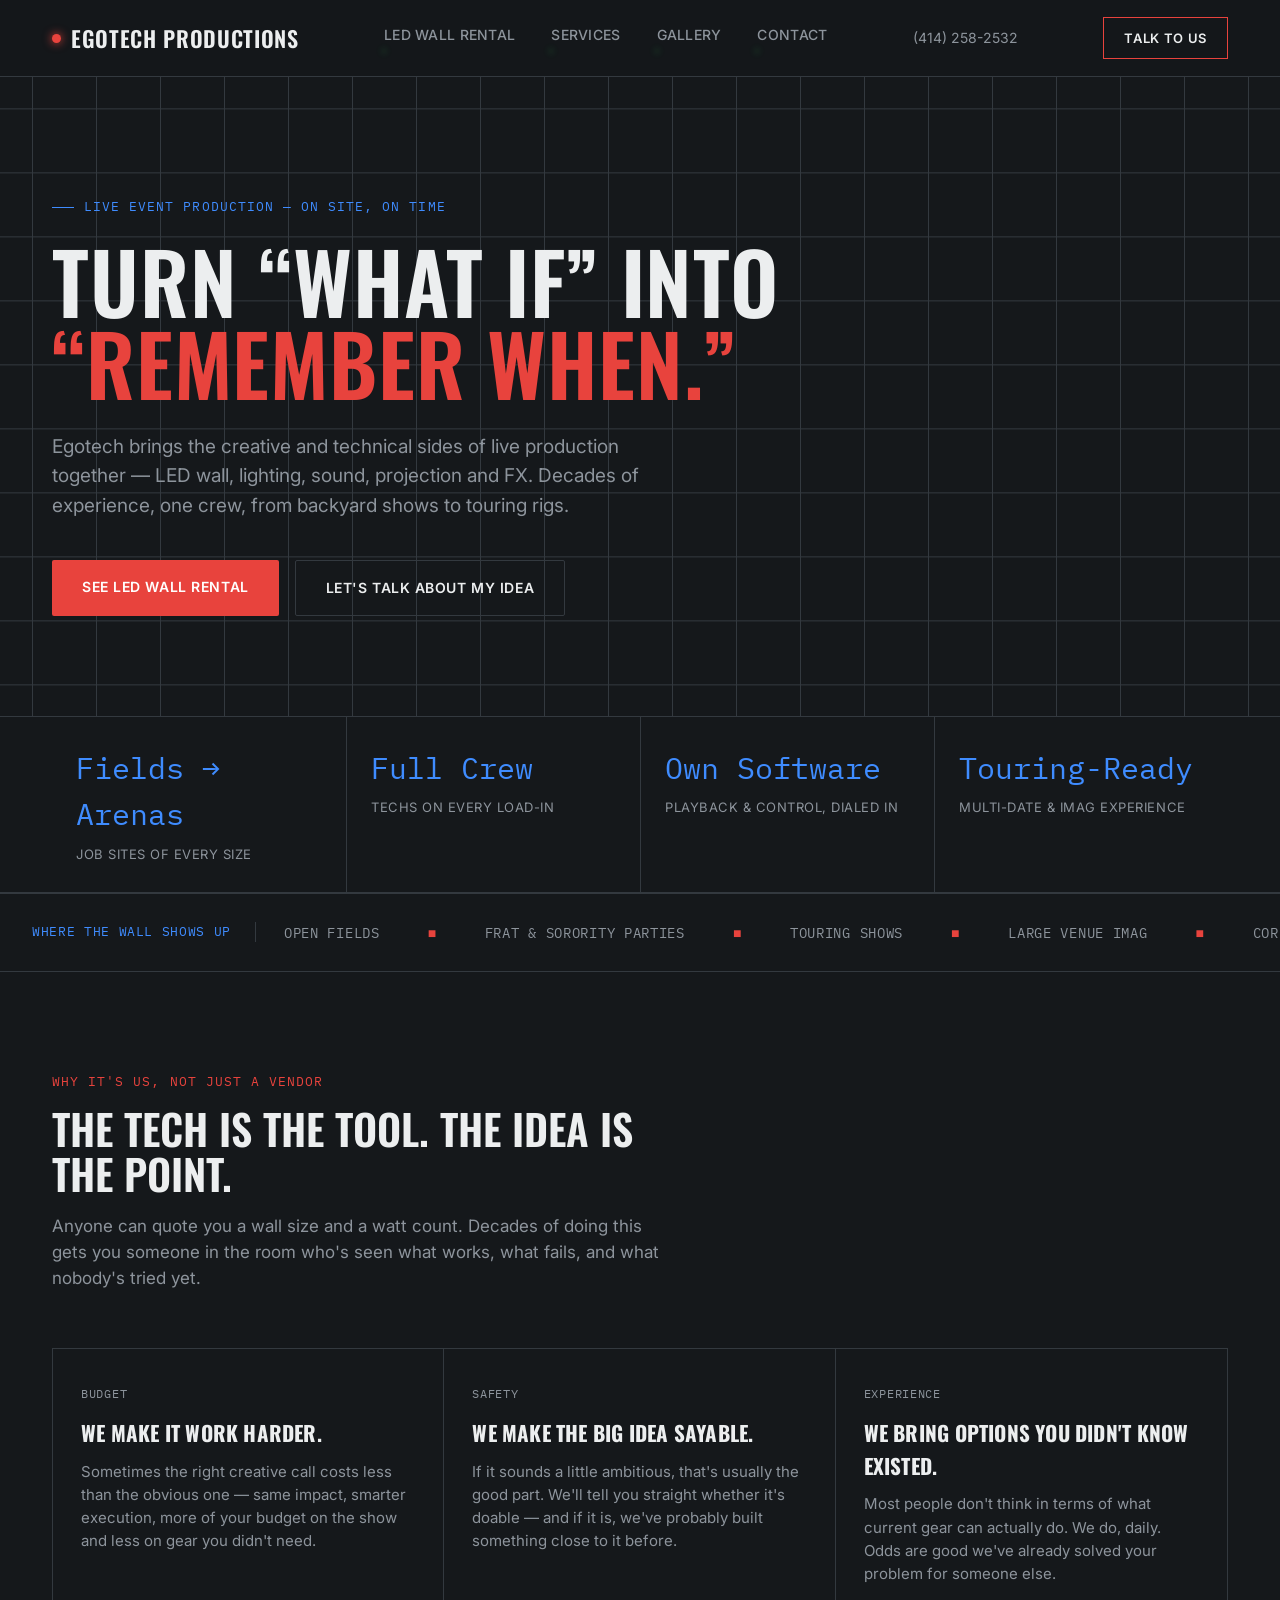
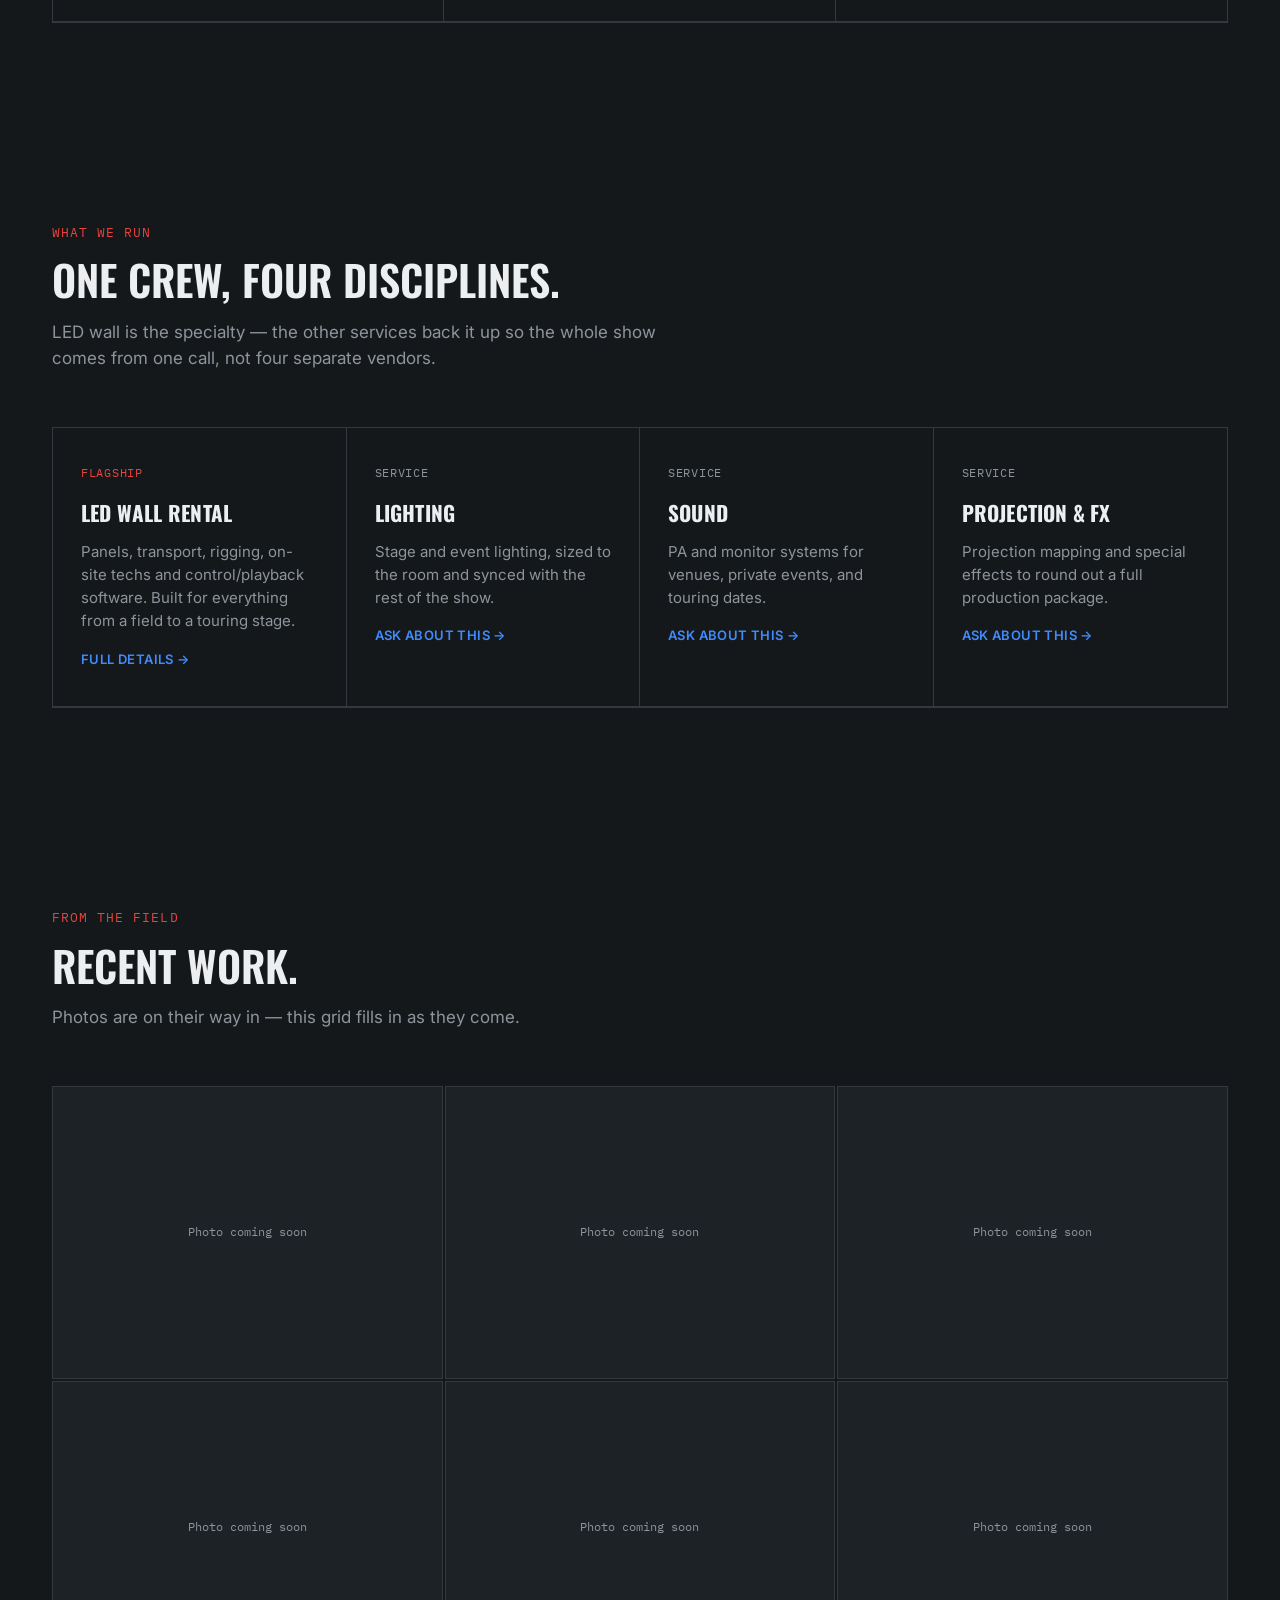
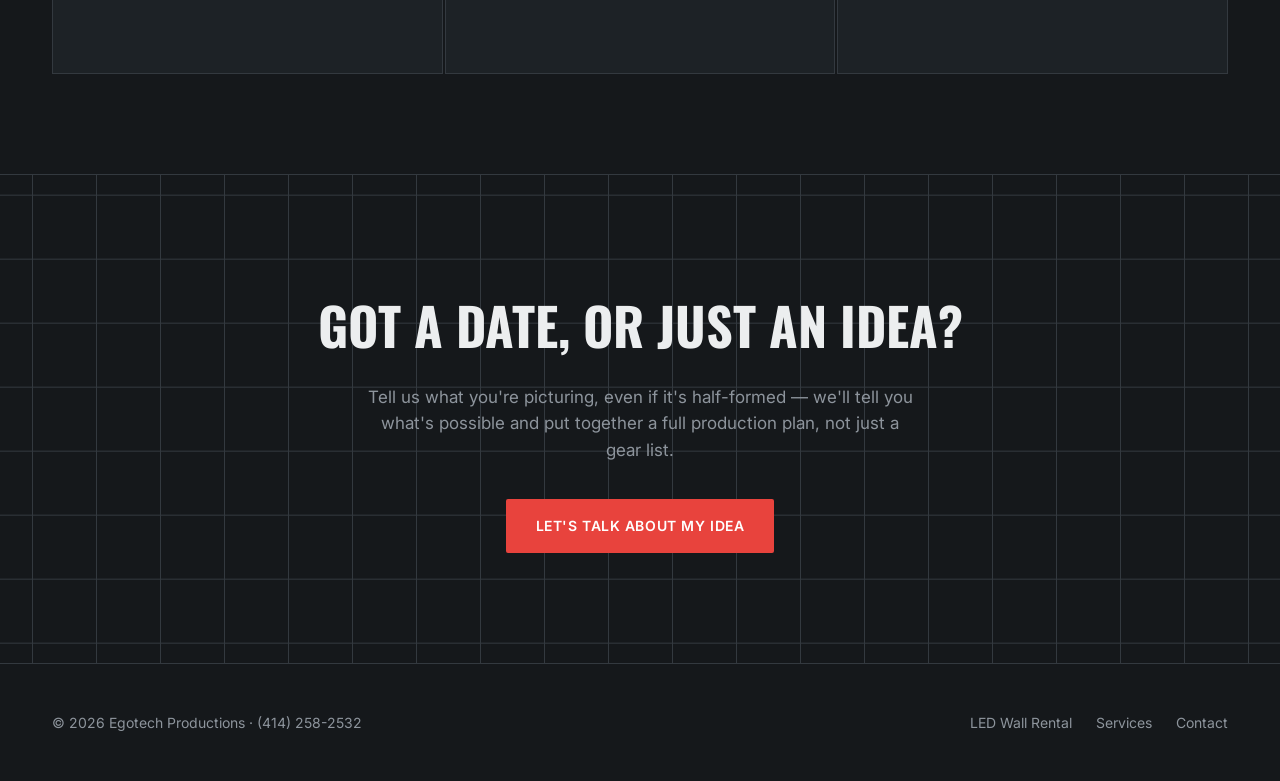
<file: index.html>
<!DOCTYPE html>
<html lang="en">
<head>
<meta charset="UTF-8">
<meta name="viewport" content="width=device-width, initial-scale=1.0">
<title>Egotech Productions — LED Wall, Lighting, Sound & FX Rental</title>
<meta name="description" content="Full-service LED wall rental with transport, rigging, on-site techs and control software — plus lighting, sound, projection and special FX. From private events to touring shows.">
<link rel="preconnect" href="https://fonts.googleapis.com">
<link rel="preconnect" href="https://fonts.gstatic.com" crossorigin>
<link href="https://fonts.googleapis.com/css2?family=Oswald:wght@500;600;700&family=Inter:wght@400;500;600&family=IBM+Plex+Mono:wght@400;500&display=swap" rel="stylesheet">
<link rel="stylesheet" href="css/style.css">
</head>
<body>

<header>
  <div class="laser-sweep"></div>
  <nav class="wrap nav">
    <a href="index.html" class="brand"><span class="dot"></span>Egotech Productions</a>
    <div class="nav-links">
      <a href="led-wall-rental.html">LED Wall Rental</a>
      <a href="index.html#services">Services</a>
      <a href="index.html#gallery">Gallery</a>
      <a href="index.html#contact">Contact</a>
    </div>
    <a href="tel:+14142582532" class="nav-phone">(414) 258-2532</a>
    <a href="index.html#contact" class="nav-cta">Talk to Us</a>
  </nav>
</header>

<section class="hero panel-grid">
  <div class="wrap">
    <div class="hero-eyebrow">Live event production &mdash; on site, on time</div>
    <h1>Turn &ldquo;what if&rdquo; into<br><span class="accent">&ldquo;remember when.&rdquo;</span></h1>
    <p class="lede">Egotech brings the creative and technical sides of live production together — LED wall, lighting, sound, projection and FX. Decades of experience, one crew, from backyard shows to touring rigs.</p>
    <div class="hero-actions">
      <a href="led-wall-rental.html" class="btn btn-primary">See LED Wall Rental</a>
      <a href="#contact" class="btn btn-ghost">Let's Talk About My Idea</a>
    </div>
  </div>
</section>

<div class="stat-strip">
  <div class="wrap">
    <div class="stat">
      <div class="num mono">Fields &rarr; Arenas</div>
      <div class="label">Job sites of every size</div>
    </div>
    <div class="stat">
      <div class="num mono">Full Crew</div>
      <div class="label">Techs on every load-in</div>
    </div>
    <div class="stat">
      <div class="num mono">Own Software</div>
      <div class="label">Playback &amp; control, dialed in</div>
    </div>
    <div class="stat">
      <div class="num mono">Touring-Ready</div>
      <div class="label">Multi-date &amp; IMAG experience</div>
    </div>
  </div>
</div>

<div class="venue-tape">
  <div class="laser-sweep laser-sweep-tape"></div>
  <div class="venue-tape-label">Where the wall shows up</div>
  <div class="venue-tape-scroll">
  <div class="track">
    <span>OPEN FIELDS</span><span class="sep">&#9632;</span>
    <span>FRAT &amp; SORORITY PARTIES</span><span class="sep">&#9632;</span>
    <span>TOURING SHOWS</span><span class="sep">&#9632;</span>
    <span>LARGE VENUE IMAG</span><span class="sep">&#9632;</span>
    <span>CORPORATE EVENTS</span><span class="sep">&#9632;</span>
    <span>CONCERTS</span><span class="sep">&#9632;</span>
    <span>HOUSES OF WORSHIP</span><span class="sep">&#9632;</span>
    <span>WEDDINGS</span><span class="sep">&#9632;</span>
    <span>STREET FESTIVALS</span><span class="sep">&#9632;</span>
    <span>TRADE SHOW BOOTHS</span><span class="sep">&#9632;</span>
    <span>BRAND ACTIVATIONS</span><span class="sep">&#9632;</span>
    <span>DJ / DANCE EVENTS</span><span class="sep">&#9632;</span>
    <span>CUSTOM STAGE FRAMING</span><span class="sep">&#9632;</span>
    <span>PERMANENT INSTALLATIONS</span><span class="sep">&#9632;</span>
    <span>OPEN FIELDS</span><span class="sep">&#9632;</span>
    <span>FRAT &amp; SORORITY PARTIES</span><span class="sep">&#9632;</span>
    <span>TOURING SHOWS</span><span class="sep">&#9632;</span>
    <span>LARGE VENUE IMAG</span><span class="sep">&#9632;</span>
    <span>CORPORATE EVENTS</span><span class="sep">&#9632;</span>
    <span>CONCERTS</span><span class="sep">&#9632;</span>
    <span>HOUSES OF WORSHIP</span><span class="sep">&#9632;</span>
    <span>WEDDINGS</span><span class="sep">&#9632;</span>
    <span>STREET FESTIVALS</span><span class="sep">&#9632;</span>
    <span>TRADE SHOW BOOTHS</span><span class="sep">&#9632;</span>
    <span>BRAND ACTIVATIONS</span><span class="sep">&#9632;</span>
    <span>DJ / DANCE EVENTS</span><span class="sep">&#9632;</span>
    <span>CUSTOM STAGE FRAMING</span><span class="sep">&#9632;</span>
    <span>PERMANENT INSTALLATIONS</span><span class="sep">&#9632;</span>
  </div>
  </div>
</div>

<section id="why">
  <div class="wrap">
    <div class="section-head">
      <div class="section-eyebrow">Why it's us, not just a vendor</div>
      <h2>The tech is the tool. The idea is the point.</h2>
      <p>Anyone can quote you a wall size and a watt count. Decades of doing this gets you someone in the room who's seen what works, what fails, and what nobody's tried yet.</p>
    </div>
    <div class="panels">
      <div class="panel">
        <div class="tag">Budget</div>
        <h3>We make it work harder.</h3>
        <p>Sometimes the right creative call costs less than the obvious one — same impact, smarter execution, more of your budget on the show and less on gear you didn't need.</p>
      </div>
      <div class="panel">
        <div class="tag">Safety</div>
        <h3>We make the big idea sayable.</h3>
        <p>If it sounds a little ambitious, that's usually the good part. We'll tell you straight whether it's doable — and if it is, we've probably built something close to it before.</p>
      </div>
      <div class="panel">
        <div class="tag">Experience</div>
        <h3>We bring options you didn't know existed.</h3>
        <p>Most people don't think in terms of what current gear can actually do. We do, daily. Odds are good we've already solved your problem for someone else.</p>
      </div>
    </div>
  </div>
</section>

<section id="services">
  <div class="wrap">
    <div class="section-head">
      <div class="section-eyebrow">What we run</div>
      <h2>One crew, four disciplines.</h2>
      <p>LED wall is the specialty &mdash; the other services back it up so the whole show comes from one call, not four separate vendors.</p>
    </div>

    <div class="panels">
      <div class="panel flagship">
        <div class="tag">Flagship</div>
        <h3>LED Wall Rental</h3>
        <p>Panels, transport, rigging, on-site techs and control/playback software. Built for everything from a field to a touring stage.</p>
        <a href="led-wall-rental.html" class="more">Full details &rarr;</a>
      </div>
      <div class="panel">
        <div class="tag">Service</div>
        <h3>Lighting</h3>
        <p>Stage and event lighting, sized to the room and synced with the rest of the show.</p>
        <a href="#contact" class="more">Ask about this &rarr;</a>
      </div>
      <div class="panel">
        <div class="tag">Service</div>
        <h3>Sound</h3>
        <p>PA and monitor systems for venues, private events, and touring dates.</p>
        <a href="#contact" class="more">Ask about this &rarr;</a>
      </div>
      <div class="panel">
        <div class="tag">Service</div>
        <h3>Projection &amp; FX</h3>
        <p>Projection mapping and special effects to round out a full production package.</p>
        <a href="#contact" class="more">Ask about this &rarr;</a>
      </div>
    </div>
  </div>
</section>

<section id="gallery">
  <div class="wrap">
    <div class="section-head">
      <div class="section-eyebrow">From the field</div>
      <h2>Recent work.</h2>
      <p>Photos are on their way in &mdash; this grid fills in as they come.</p>
    </div>
    <div class="gallery-grid">
      <div class="ph">Photo coming soon</div>
      <div class="ph">Photo coming soon</div>
      <div class="ph">Photo coming soon</div>
      <div class="ph">Photo coming soon</div>
      <div class="ph">Photo coming soon</div>
      <div class="ph">Photo coming soon</div>
    </div>
  </div>
</section>

<section id="contact" class="cta-band panel-grid">
  <div class="wrap">
    <h2>Got a date, or just an idea?</h2>
    <p>Tell us what you're picturing, even if it's half-formed — we'll tell you what's possible and put together a full production plan, not just a gear list.</p>
    <a href="mailto:info@egotechproductions.com?subject=Let%27s%20talk%20about%20my%20idea&amp;body=Date%3A%0D%0A%0D%0AVenue%20%2F%20location%3A%0D%0A%0D%0AWhat%20I%27m%20picturing%3A%0D%0A%0D%0AAnything%20else%3A%0D%0A" class="btn btn-primary">Let's Talk About My Idea</a>
  </div>
</section>

<footer>
  <div class="wrap footer-row">
    <div>&copy; 2026 Egotech Productions &middot; <a href="tel:+14142582532">(414) 258-2532</a></div>
    <div class="footer-links">
      <a href="led-wall-rental.html">LED Wall Rental</a>
      <a href="#services">Services</a>
      <a href="#contact">Contact</a>
    </div>
  </div>
</footer>

</body>
</html>
</file>
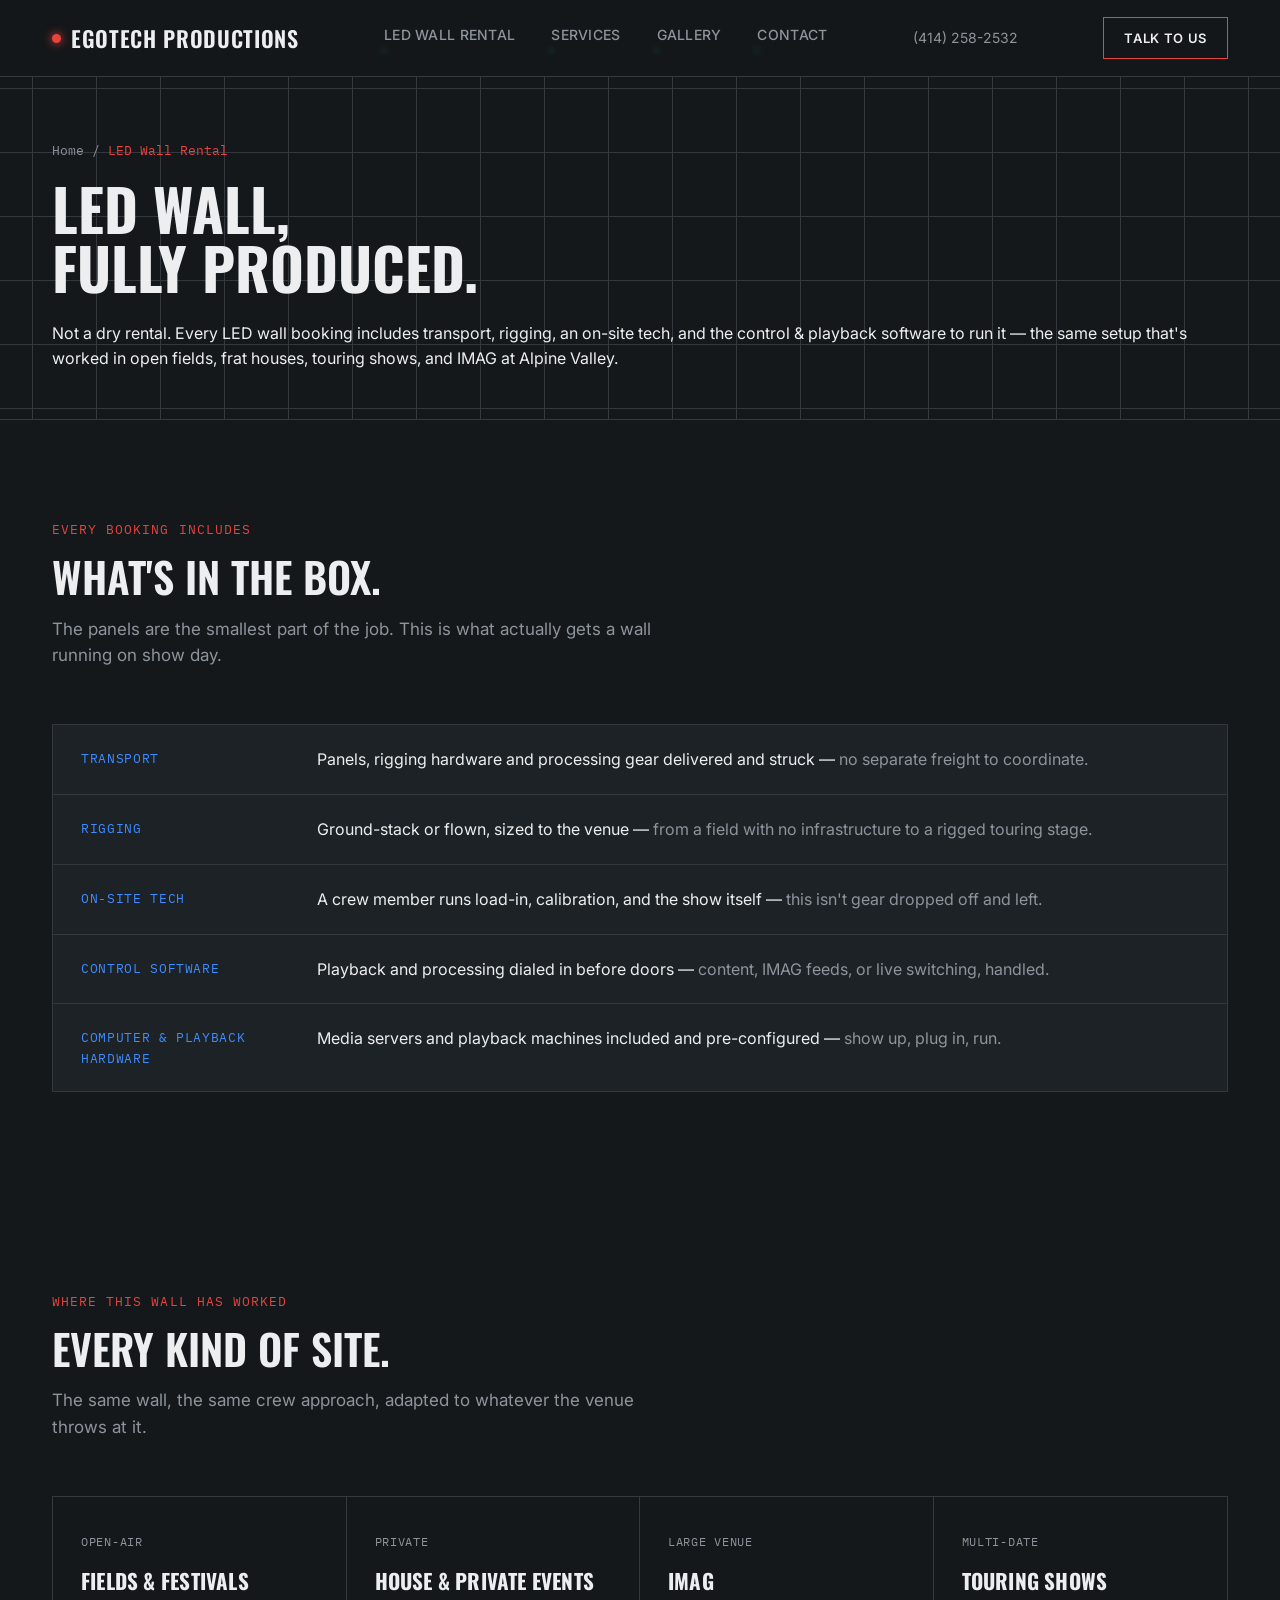
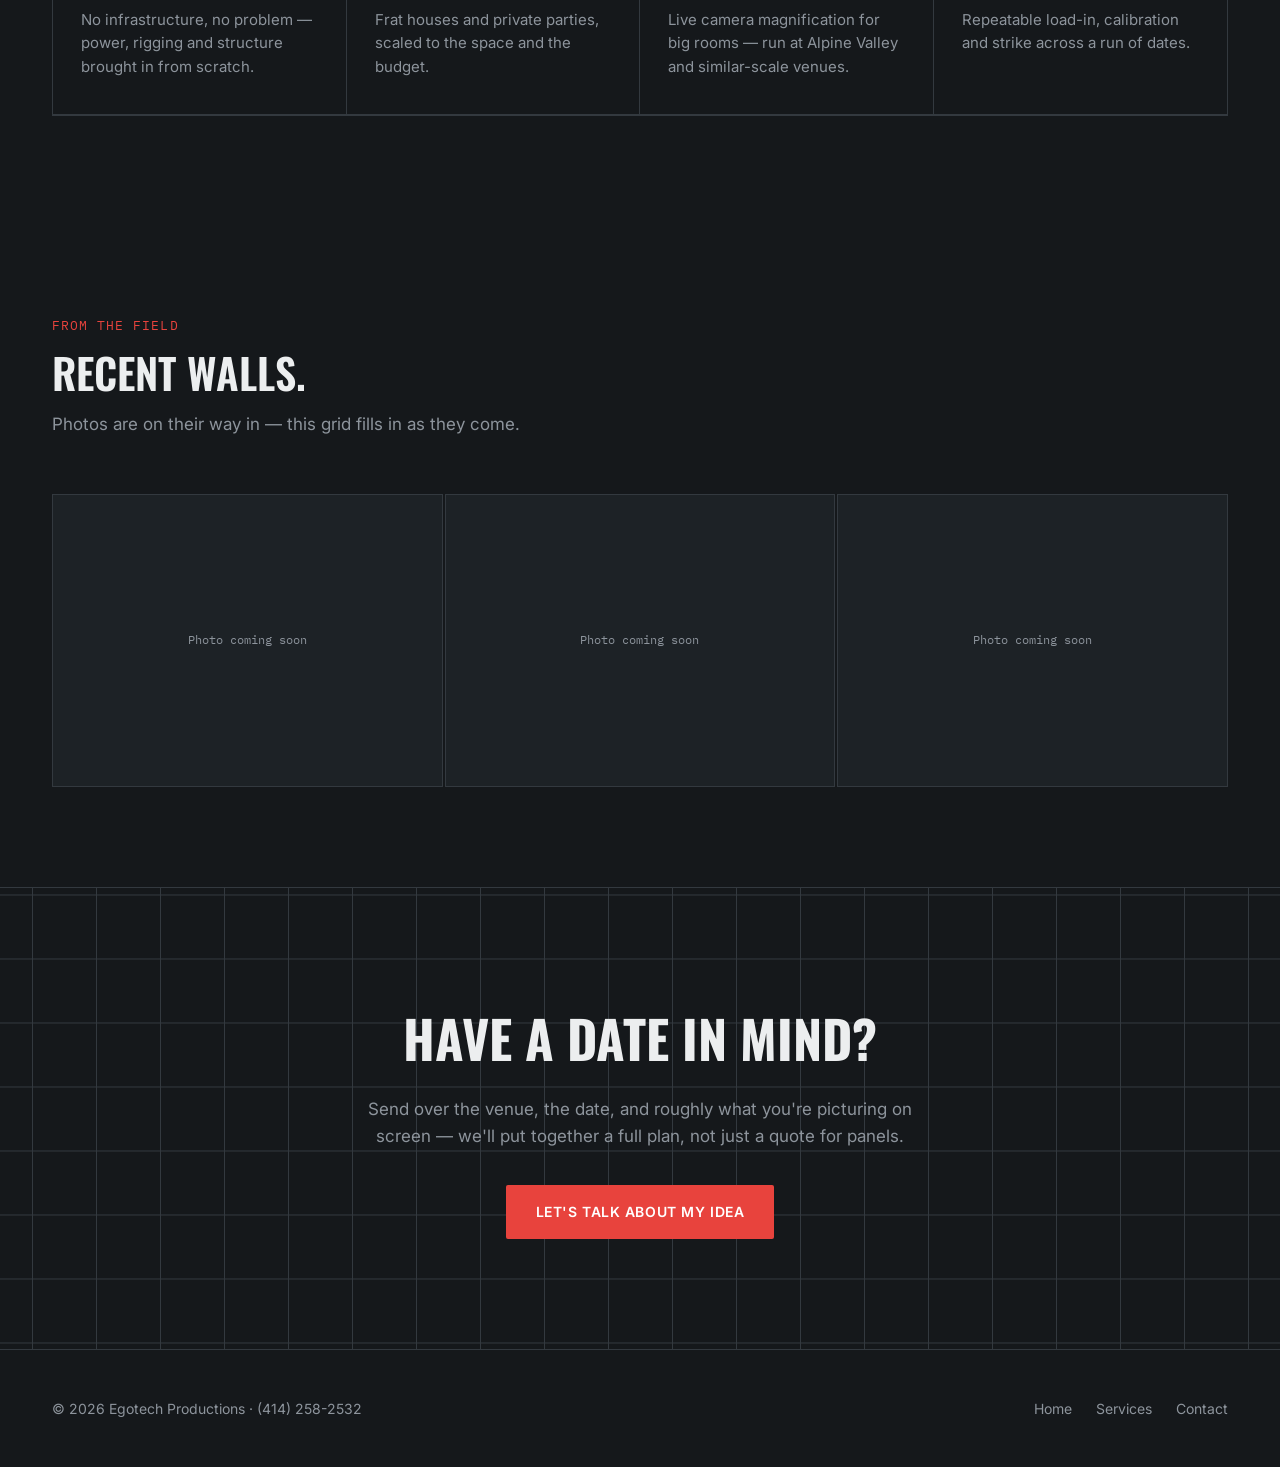
<file: led-wall-rental.html>
<!DOCTYPE html>
<html lang="en">
<head>
<meta charset="UTF-8">
<meta name="viewport" content="width=device-width, initial-scale=1.0">
<title>LED Wall Rental — Egotech Productions</title>
<meta name="description" content="LED wall rental with transport, rigging, on-site techs and control software included. Fields, private events, frat houses, IMAG and touring shows.">
<link rel="preconnect" href="https://fonts.googleapis.com">
<link rel="preconnect" href="https://fonts.gstatic.com" crossorigin>
<link href="https://fonts.googleapis.com/css2?family=Oswald:wght@500;600;700&family=Inter:wght@400;500;600&family=IBM+Plex+Mono:wght@400;500&display=swap" rel="stylesheet">
<link rel="stylesheet" href="css/style.css">
</head>
<body>

<header>
  <div class="laser-sweep"></div>
  <nav class="wrap nav">
    <a href="index.html" class="brand"><span class="dot"></span>Egotech Productions</a>
    <div class="nav-links">
      <a href="led-wall-rental.html">LED Wall Rental</a>
      <a href="index.html#services">Services</a>
      <a href="index.html#gallery">Gallery</a>
      <a href="index.html#contact">Contact</a>
    </div>
    <a href="tel:+14142582532" class="nav-phone">(414) 258-2532</a>
    <a href="index.html#contact" class="nav-cta">Talk to Us</a>
  </nav>
</header>

<div class="page-head panel-grid">
  <div class="wrap">
    <div class="breadcrumb"><a href="index.html">Home</a> / <span class="current">LED Wall Rental</span></div>
    <h1>LED wall,<br>fully produced.</h1>
    <p class="lede mt-lg" style="margin-top:24px;">Not a dry rental. Every LED wall booking includes transport, rigging, an on-site tech, and the control &amp; playback software to run it &mdash; the same setup that's worked in open fields, frat houses, touring shows, and IMAG at Alpine Valley.</p>
  </div>
</div>

<section>
  <div class="wrap">
    <div class="section-head">
      <div class="section-eyebrow">Every booking includes</div>
      <h2>What's in the box.</h2>
      <p>The panels are the smallest part of the job. This is what actually gets a wall running on show day.</p>
    </div>

    <div class="included">
      <div class="included-row">
        <div class="k">Transport</div>
        <div class="v">Panels, rigging hardware and processing gear delivered and struck &mdash; <span>no separate freight to coordinate.</span></div>
      </div>
      <div class="included-row">
        <div class="k">Rigging</div>
        <div class="v">Ground-stack or flown, sized to the venue &mdash; <span>from a field with no infrastructure to a rigged touring stage.</span></div>
      </div>
      <div class="included-row">
        <div class="k">On-Site Tech</div>
        <div class="v">A crew member runs load-in, calibration, and the show itself &mdash; <span>this isn't gear dropped off and left.</span></div>
      </div>
      <div class="included-row">
        <div class="k">Control Software</div>
        <div class="v">Playback and processing dialed in before doors &mdash; <span>content, IMAG feeds, or live switching, handled.</span></div>
      </div>
      <div class="included-row">
        <div class="k">Computer &amp; Playback Hardware</div>
        <div class="v">Media servers and playback machines included and pre-configured &mdash; <span>show up, plug in, run.</span></div>
      </div>
    </div>
  </div>
</section>

<section>
  <div class="wrap">
    <div class="section-head">
      <div class="section-eyebrow">Where this wall has worked</div>
      <h2>Every kind of site.</h2>
      <p>The same wall, the same crew approach, adapted to whatever the venue throws at it.</p>
    </div>

    <div class="panels">
      <div class="panel">
        <div class="tag">Open-Air</div>
        <h3>Fields &amp; Festivals</h3>
        <p>No infrastructure, no problem &mdash; power, rigging and structure brought in from scratch.</p>
      </div>
      <div class="panel">
        <div class="tag">Private</div>
        <h3>House &amp; Private Events</h3>
        <p>Frat houses and private parties, scaled to the space and the budget.</p>
      </div>
      <div class="panel">
        <div class="tag">Large Venue</div>
        <h3>IMAG</h3>
        <p>Live camera magnification for big rooms &mdash; run at Alpine Valley and similar-scale venues.</p>
      </div>
      <div class="panel">
        <div class="tag">Multi-Date</div>
        <h3>Touring Shows</h3>
        <p>Repeatable load-in, calibration and strike across a run of dates.</p>
      </div>
    </div>
  </div>
</section>

<section id="gallery">
  <div class="wrap">
    <div class="section-head">
      <div class="section-eyebrow">From the field</div>
      <h2>Recent walls.</h2>
      <p>Photos are on their way in &mdash; this grid fills in as they come.</p>
    </div>
    <div class="gallery-grid">
      <div class="ph">Photo coming soon</div>
      <div class="ph">Photo coming soon</div>
      <div class="ph">Photo coming soon</div>
    </div>
  </div>
</section>

<section class="cta-band panel-grid">
  <div class="wrap">
    <h2>Have a date in mind?</h2>
    <p>Send over the venue, the date, and roughly what you're picturing on screen &mdash; we'll put together a full plan, not just a quote for panels.</p>
    <a href="mailto:info@egotechproductions.com?subject=LED%20wall%20rental%20-%20let%27s%20talk%20about%20my%20idea&amp;body=Date%3A%0D%0A%0D%0AVenue%20%2F%20location%3A%0D%0A%0D%0ARough%20screen%20size%20or%20space%3A%0D%0A%0D%0AWhat%20I%27m%20picturing%3A%0D%0A" class="btn btn-primary">Let's Talk About My Idea</a>
  </div>
</section>

<footer>
  <div class="wrap footer-row">
    <div>&copy; 2026 Egotech Productions &middot; <a href="tel:+14142582532">(414) 258-2532</a></div>
    <div class="footer-links">
      <a href="index.html">Home</a>
      <a href="index.html#services">Services</a>
      <a href="index.html#contact">Contact</a>
    </div>
  </div>
</footer>

</body>
</html>
</file>
<file: css/style.css>
/* ============================================
   EGOTECH PRODUCTIONS — Design Tokens
   Grounded in the actual product: LED walls are
   built from individual physical panels bolted
   together into one image. The panel seam is the
   visual signature throughout this site.
   ============================================ */

:root {
  /* Color */
  --bg: #15181b;
  --bg-panel: #1d2226;
  --bg-panel-raised: #242a2f;
  --line: #33393f;
  --text: #eceeef;
  --text-mute: #8d949c;
  --signal: #e8433d;      /* tally-light red — rec/live indicator */
  --calib: #3f8cff;       /* calibration blue — LED wall test-pattern blue */
  --laser: #39ff6a;       /* laser green — nod to the laser rig / "Laser Bob" */
  --success: #3ecf8e;

  /* Type */
  --font-display: "Oswald", "Arial Narrow", sans-serif;
  --font-body: "Inter", -apple-system, BlinkMacSystemFont, sans-serif;
  --font-mono: "IBM Plex Mono", "Courier New", monospace;

  /* Layout */
  --panel-unit: 64px; /* base module size, echoes physical LED panel proportions */
  --radius: 2px;       /* road cases and panels have near-zero radius */
  --max-w: 1240px;
}

* { box-sizing: border-box; margin: 0; padding: 0; }

html { scroll-behavior: smooth; }

body {
  background: var(--bg);
  color: var(--text);
  font-family: var(--font-body);
  line-height: 1.55;
  -webkit-font-smoothing: antialiased;
}

img { max-width: 100%; display: block; }
a { color: inherit; text-decoration: none; }

.wrap {
  max-width: var(--max-w);
  margin: 0 auto;
  padding: 0 32px;
}

@media (max-width: 640px) {
  .wrap { padding: 0 20px; }
}

/* Respect reduced motion */
@media (prefers-reduced-motion: reduce) {
  *, *::before, *::after {
    animation-duration: 0.01ms !important;
    animation-iteration-count: 1 !important;
    transition-duration: 0.01ms !important;
    scroll-behavior: auto !important;
  }
}

/* ---------- Panel-seam grid signature ----------
   A literal representation of an LED wall's modular
   construction: thin seams between square panels.
   Used as a background texture and as a structural
   device (numbered "panels" instead of numbered steps). */

.panel-grid {
  background-image:
    linear-gradient(var(--line) 1px, transparent 1px),
    linear-gradient(90deg, var(--line) 1px, transparent 1px);
  background-size: var(--panel-unit) var(--panel-unit);
  background-position: center;
}

/* ---------- Header ---------- */

header {
  position: sticky;
  top: 0;
  z-index: 50;
  background: rgba(21, 24, 27, 0.92);
  backdrop-filter: blur(8px);
  border-bottom: 1px solid var(--line);
  overflow: hidden;   /* contains the laser sweep as it exits right */
}

.nav {
  display: flex;
  align-items: center;
  justify-content: space-between;
  height: 76px;
}

.brand {
  font-family: var(--font-display);
  font-weight: 600;
  font-size: 22px;
  letter-spacing: 0.03em;
  text-transform: uppercase;
  display: flex;
  align-items: center;
  gap: 10px;
}

.brand .dot {
  width: 9px;
  height: 9px;
  background: var(--signal);
  border-radius: 50%;
  display: inline-block;
  box-shadow: 0 0 8px 1px rgba(232, 67, 61, 0.7);
}

.nav-links {
  display: flex;
  gap: 36px;
  font-size: 14px;
  letter-spacing: 0.02em;
  text-transform: uppercase;
  font-weight: 500;
}

.nav-links a {
  position: relative;
  color: var(--text-mute);
  padding-bottom: 6px;
  transition: color 0.15s ease;
}
.nav-links a::after {
  content: "";
  position: absolute;
  left: 0;
  bottom: 0;
  width: 0;
  height: 1.5px;
  background: var(--laser);
  box-shadow: 0 0 6px 0.5px rgba(57, 255, 106, 0.85);
  transition: width 0.22s ease-out;
}
.nav-links a:hover, .nav-links a:focus-visible { color: var(--text); }
.nav-links a:hover::after, .nav-links a:focus-visible::after { width: 100%; }

/* ---------- Laser sweep — a single pass across the header on load ---------- */

.laser-sweep {
  position: absolute;
  top: 0;
  left: -15%;
  width: 12%;
  height: 1px;
  pointer-events: none;
  background: linear-gradient(90deg, transparent, var(--laser) 45%, var(--laser) 55%, transparent);
  box-shadow: 0 0 8px 1px rgba(57, 255, 106, 0.9);
  opacity: 0;
  animation: laser-sweep-run 2.4s ease-in-out 0.4s 1 both;
}

@keyframes laser-sweep-run {
  0%   { left: -15%; opacity: 0; }
  6%   { opacity: 1; }
  55%  { opacity: 0.9; }
  90%  { opacity: 0; }
  100% { left: 105%; opacity: 0; }
}

/* Second pass along the venue tape's top edge, trailing the header sweep. */
.laser-sweep-tape { animation-delay: 0.8s; }

/* Plain text, pitched to match the nav links rather than the CTA button. */
.nav-phone {
  font-size: 14px;
  color: var(--text-mute);
  transition: color 0.15s ease;
}
.nav-phone:hover, .nav-phone:focus-visible { color: var(--text); }

.nav-cta {
  border: 1px solid var(--signal);
  color: var(--text);
  padding: 10px 20px;
  font-size: 13px;
  text-transform: uppercase;
  letter-spacing: 0.05em;
  font-weight: 600;
  transition: background 0.15s ease;
}
.nav-cta:hover, .nav-cta:focus-visible { background: var(--signal); }

.nav-toggle { display: none; }

@media (max-width: 800px) {
  .nav-links { display: none; }
  .nav-toggle {
    display: block;
    background: none;
    border: 1px solid var(--line);
    color: var(--text);
    padding: 8px 12px;
    font-family: var(--font-mono);
  }
}

/* ---------- Hero ---------- */

.hero {
  position: relative;
  padding: 120px 0 100px;
  overflow: hidden;
}

.hero-eyebrow {
  font-family: var(--font-mono);
  font-size: 13px;
  color: var(--calib);
  letter-spacing: 0.08em;
  text-transform: uppercase;
  margin-bottom: 22px;
  display: flex;
  align-items: center;
  gap: 10px;
}

.hero-eyebrow::before {
  content: "";
  width: 22px;
  height: 1px;
  background: var(--calib);
}

.hero h1 {
  font-family: var(--font-display);
  font-weight: 600;
  text-transform: uppercase;
  font-size: clamp(42px, 7vw, 84px);
  line-height: 0.98;
  letter-spacing: 0.01em;
  max-width: 17ch;   /* fits the accent phrase on one line at full size */
}

.hero h1 .accent { color: var(--signal); }

.hero p.lede {
  margin-top: 28px;
  font-size: 19px;
  color: var(--text-mute);
  max-width: 52ch;
}

.hero-actions {
  margin-top: 40px;
  display: flex;
  gap: 16px;
  flex-wrap: wrap;
}

.btn {
  display: inline-block;
  padding: 16px 30px;
  font-size: 14px;
  font-weight: 600;
  letter-spacing: 0.04em;
  text-transform: uppercase;
  border-radius: var(--radius);
  transition: transform 0.12s ease, background 0.15s ease, border-color 0.15s ease;
}

.btn-primary {
  background: var(--signal);
  color: #fff;
}
.btn-primary:hover, .btn-primary:focus-visible { background: #ff5a53; transform: translateY(-1px); }

.btn-ghost {
  border: 1px solid var(--line);
  color: var(--text);
}
.btn-ghost:hover, .btn-ghost:focus-visible { border-color: var(--text-mute); }

/* ---------- Stat strip ---------- */

.stat-strip {
  border-top: 1px solid var(--line);
  border-bottom: 1px solid var(--line);
}

.stat-strip .wrap {
  display: grid;
  grid-template-columns: repeat(4, 1fr);
}

.stat {
  padding: 28px 24px;
  border-left: 1px solid var(--line);
}
.stat:first-child { border-left: none; }

.stat .num {
  font-family: var(--font-mono);
  font-size: 30px;
  color: var(--calib);
}
.stat .label {
  margin-top: 6px;
  font-size: 13px;
  color: var(--text-mute);
  text-transform: uppercase;
  letter-spacing: 0.04em;
}

@media (max-width: 700px) {
  .stat-strip .wrap { grid-template-columns: repeat(2, 1fr); }
  .stat:nth-child(3) { border-left: none; }
}

/* ---------- Section scaffolding ---------- */

section { padding: 100px 0; }

.section-head {
  max-width: 62ch;
  margin-bottom: 56px;
}

.section-eyebrow {
  font-family: var(--font-mono);
  font-size: 13px;
  color: var(--signal);
  text-transform: uppercase;
  letter-spacing: 0.08em;
  margin-bottom: 14px;
}

.section-head h2 {
  font-family: var(--font-display);
  text-transform: uppercase;
  font-weight: 600;
  font-size: clamp(28px, 4vw, 42px);
  line-height: 1.08;
}

.section-head p {
  margin-top: 16px;
  color: var(--text-mute);
  font-size: 17px;
}

/* ---------- Service panels (the panel-seam signature applied to a grid of cards) ---------- */

.panels {
  display: grid;
  grid-template-columns: repeat(4, 1fr);
  border: 1px solid var(--line);
}

.panel {
  border-right: 1px solid var(--line);
  border-bottom: 1px solid var(--line);
  padding: 36px 28px;
  position: relative;
  transition: background 0.2s ease;
}
.panel:nth-child(4n) { border-right: none; }

.panel:hover, .panel:focus-within {
  background: var(--bg-panel);
}

.panel .tag {
  font-family: var(--font-mono);
  font-size: 12px;
  color: var(--text-mute);
  text-transform: uppercase;
  letter-spacing: 0.06em;
}

.panel.flagship .tag { color: var(--signal); }

.panel h3 {
  font-family: var(--font-display);
  text-transform: uppercase;
  font-size: 21px;
  margin-top: 14px;
  letter-spacing: 0.01em;
}

.panel p {
  margin-top: 10px;
  color: var(--text-mute);
  font-size: 15px;
}

.panel a.more {
  display: inline-block;
  margin-top: 16px;
  font-size: 13px;
  font-weight: 600;
  color: var(--calib);
  text-transform: uppercase;
  letter-spacing: 0.03em;
}

/* The why section runs three panels, not four, so it gets its own column count. */
#why .panels { grid-template-columns: repeat(3, 1fr); }
#why .panel:nth-child(3n) { border-right: none; }

@media (max-width: 900px) {
  .panels { grid-template-columns: repeat(2, 1fr); }
  .panel:nth-child(4n) { border-right: 1px solid var(--line); }
  .panel:nth-child(2n) { border-right: none; }

  #why .panels { grid-template-columns: repeat(2, 1fr); }
  #why .panel:nth-child(2n) { border-right: none; }
  #why .panel:nth-child(3) { grid-column: 1 / -1; }   /* fills the odd row */
}
@media (max-width: 560px) {
  .panels { grid-template-columns: 1fr; }
  .panel { border-right: none !important; }

  #why .panels { grid-template-columns: 1fr; }
}

/* ---------- Included-in-every-wall-rental list ---------- */

.included {
  border: 1px solid var(--line);
  background: var(--bg-panel);
}

.included-row {
  display: grid;
  grid-template-columns: 220px 1fr;
  border-bottom: 1px solid var(--line);
  padding: 22px 28px;
  gap: 16px;
}
.included-row:last-child { border-bottom: none; }

.included-row .k {
  font-family: var(--font-mono);
  font-size: 13px;
  color: var(--calib);
  text-transform: uppercase;
  letter-spacing: 0.05em;
  padding-top: 2px;
}

.included-row .v { color: var(--text); font-size: 16px; }
.included-row .v span { color: var(--text-mute); }

@media (max-width: 640px) {
  .included-row { grid-template-columns: 1fr; gap: 6px; padding: 20px; }
}

/* ---------- Venue tape (marquee of places worked) ---------- */

.venue-tape {
  position: relative;   /* containing block for the laser sweep */
  border-top: 1px solid var(--line);
  border-bottom: 1px solid var(--line);
  padding: 26px 0;
  overflow: hidden;
  display: flex;
  align-items: center;
  gap: 28px;
}

.venue-tape-label {
  flex-shrink: 0;
  padding-left: 32px;
  padding-right: 24px;
  border-right: 1px solid var(--line);
  font-family: var(--font-mono);
  font-size: 13px;
  color: var(--calib);
  text-transform: uppercase;
  letter-spacing: 0.05em;
  white-space: nowrap;
}

.venue-tape-scroll {
  overflow: hidden;
  white-space: nowrap;
  flex: 1;
}

.venue-tape .track {
  display: inline-flex;
  gap: 48px;
  animation: scroll-left 32s linear infinite;
  font-family: var(--font-mono);
  font-size: 14px;
  color: var(--text-mute);
  text-transform: uppercase;
  letter-spacing: 0.05em;
}

.venue-tape .track span.sep { color: var(--signal); }

@keyframes scroll-left {
  from { transform: translateX(0); }
  to { transform: translateX(-50%); }
}

@media (max-width: 640px) {
  .venue-tape-label { padding-left: 20px; padding-right: 16px; font-size: 11px; }
}

/* ---------- Gallery ---------- */

.gallery-grid {
  display: grid;
  grid-template-columns: repeat(3, 1fr);
  gap: 2px;
}

.gallery-grid .ph {
  aspect-ratio: 4 / 3;
  background: var(--bg-panel);
  border: 1px solid var(--line);
  display: flex;
  align-items: center;
  justify-content: center;
  font-family: var(--font-mono);
  font-size: 12px;
  color: var(--text-mute);
  text-align: center;
  padding: 10px;
}

@media (max-width: 700px) {
  .gallery-grid { grid-template-columns: repeat(2, 1fr); }
}

/* ---------- CTA band ---------- */

.cta-band {
  border-top: 1px solid var(--line);
  text-align: center;
  padding: 110px 0;
}

.cta-band h2 {
  font-family: var(--font-display);
  text-transform: uppercase;
  font-size: clamp(30px, 5vw, 52px);
}

.cta-band p {
  margin: 18px auto 36px;
  color: var(--text-mute);
  max-width: 50ch;
  font-size: 17px;
}

/* ---------- Footer ---------- */

footer {
  border-top: 1px solid var(--line);
  padding: 48px 0;
}

.footer-row {
  display: flex;
  justify-content: space-between;
  align-items: center;
  flex-wrap: wrap;
  gap: 20px;
  font-size: 14px;
  color: var(--text-mute);
}

.footer-links { display: flex; gap: 24px; }

/* ---------- Breadcrumb / page header for inner pages ---------- */

.page-head {
  padding: 64px 0 48px;
  border-bottom: 1px solid var(--line);
}

.breadcrumb {
  font-family: var(--font-mono);
  font-size: 13px;
  color: var(--text-mute);
  margin-bottom: 18px;
}
.breadcrumb .current { color: var(--signal); }

.page-head h1 {
  font-family: var(--font-display);
  text-transform: uppercase;
  font-size: clamp(34px, 6vw, 58px);
  line-height: 1.02;
}

/* ---------- Utility ---------- */

.mono { font-family: var(--font-mono); }
.mt-lg { margin-top: 64px; }
</file>
